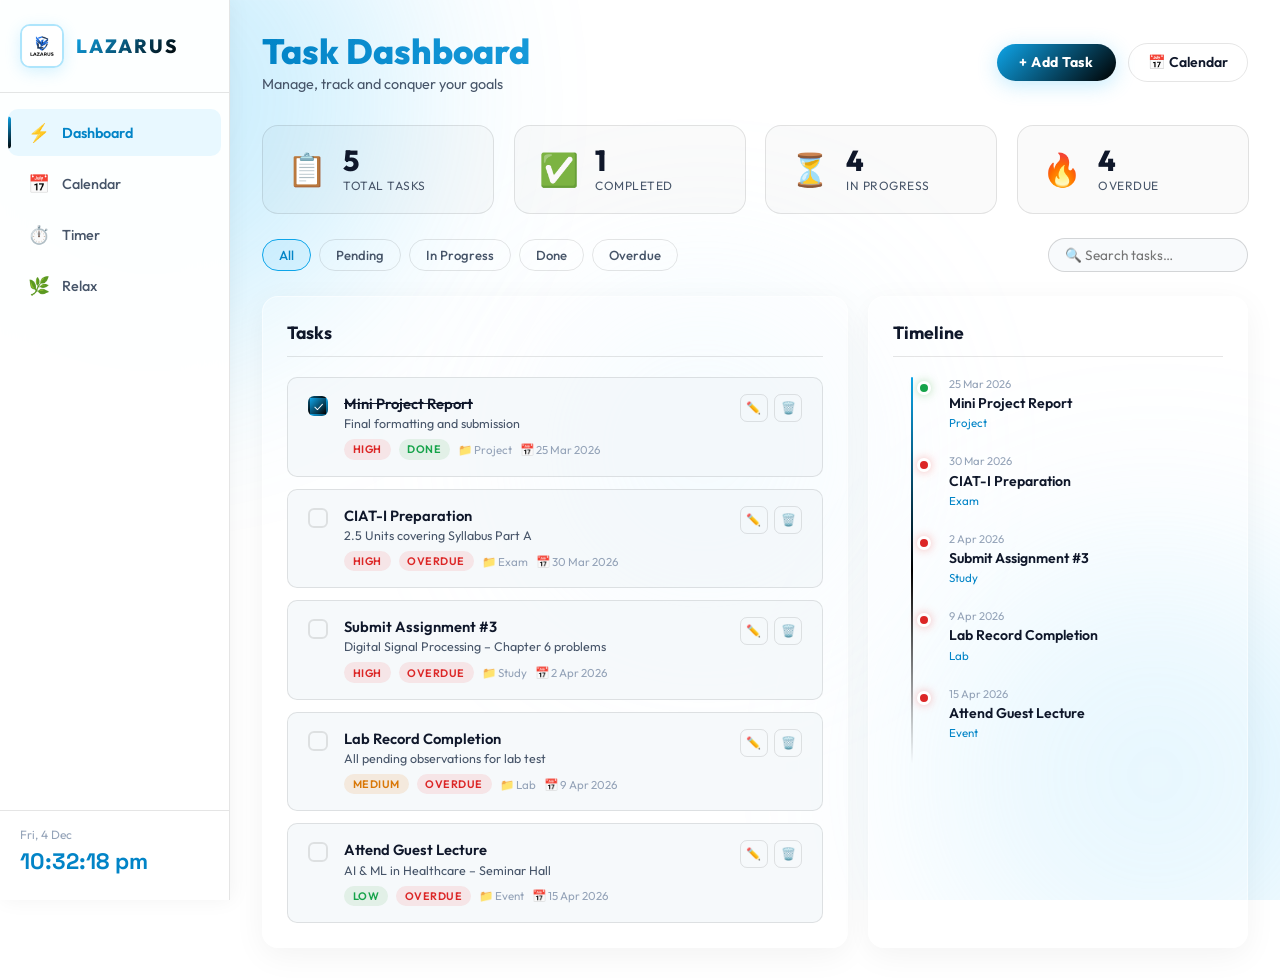
<file: index.html>
<!DOCTYPE html>
<html lang="en">
<head>
  <meta charset="UTF-8" />
  <meta name="viewport" content="width=device-width, initial-scale=1.0"/>
  <title>LAZARUS – Task Manager & Tracker</title>
  <meta name="description" content="LAZARUS – Your personal task manager, timeline tracker, academic calendar, timer and relax hub." />
  <link rel="preconnect" href="https://fonts.googleapis.com" />
  <link href="https://fonts.googleapis.com/css2?family=Outfit:wght@300;400;500;600;700;800&family=Space+Grotesk:wght@300;400;500;600;700&display=swap" rel="stylesheet" />
  <link rel="stylesheet" href="css/style.css" />
  <link rel="icon" href="assets/logo.png" />
  <link rel="apple-touch-icon" sizes="180x180" href="assets/logo.png">
<link rel="icon" type="image/png" sizes="32x32" href="assets/logo.png">
</head>
<body>

  <!-- SVG Gradient Defs (for timer ring) -->
  <svg style="position:absolute;width:0;height:0;overflow:hidden">
    <defs>
      <linearGradient id="ringGrad" x1="0%" y1="0%" x2="100%" y2="100%">
        <stop offset="0%"   stop-color="#0ea5e9"/>
        <stop offset="50%"  stop-color="#0284c7"/>
        <stop offset="100%" stop-color="#000000"/>
      </linearGradient>
    </defs>
  </svg>

  <!-- Animated background -->
  <div class="bg-orbs" id="bgOrbs">
    <div class="orb orb1"></div>
    <div class="orb orb2"></div>
    <div class="orb orb3"></div>
  </div>
  <div class="grid-overlay"></div>

  <!-- ═══════════════════════════════════════════════════════
       SIDEBAR
       ═══════════════════════════════════════════════════════ -->
  <aside class="sidebar" id="sidebar">
    <div class="sidebar-logo">
      <img src="assets/logo.png" alt="LAZARUS Logo" class="logo-img" />
      <span class="logo-text">LAZARUS</span>
    </div>
    <nav class="sidebar-nav">
      <a href="#" class="nav-item active" data-page="dashboard" id="nav-dashboard">
        <span class="nav-icon">⚡</span><span class="nav-label">Dashboard</span>
      </a>
      <a href="#" class="nav-item" data-page="calendar" id="nav-calendar">
        <span class="nav-icon">📅</span><span class="nav-label">Calendar</span>
      </a>
      <a href="#" class="nav-item" data-page="timer" id="nav-timer">
        <span class="nav-icon">⏱️</span><span class="nav-label">Timer</span>
      </a>
      <a href="#" class="nav-item" data-page="relax" id="nav-relax">
        <span class="nav-icon">🌿</span><span class="nav-label">Relax</span>
      </a>
    </nav>
    <div class="sidebar-footer">
      <div class="sidebar-date" id="sidebarDate"></div>
      <div class="sidebar-time" id="sidebarTime"></div>
    </div>
  </aside>

  <!-- ═══════════════════════════════════════════════════════
       PAGE 1 ─ DASHBOARD
       ═══════════════════════════════════════════════════════ -->
  <main class="main-content page-section active" id="page-dashboard">
    <header class="topbar">
      <div class="topbar-left">
        <h1 class="page-title kinetic-text">Task <span>Dashboard</span></h1>
        <p class="page-subtitle">Manage, track and conquer your goals</p>
      </div>
      <div class="topbar-right">
        <button class="btn-primary" id="addTaskBtn">+ Add Task</button>
        <button class="btn-secondary" id="goCalendarBtn">📅 Calendar</button>
      </div>
    </header>

    <!-- Stats -->
    <section class="stats-row reveal" aria-label="Task statistics">
      <div class="stat-card tilt-card"><div class="stat-icon">📋</div><div class="stat-info"><span class="stat-num" id="statTotal">0</span><span class="stat-label">Total Tasks</span></div></div>
      <div class="stat-card tilt-card"><div class="stat-icon">✅</div><div class="stat-info"><span class="stat-num" id="statDone">0</span><span class="stat-label">Completed</span></div></div>
      <div class="stat-card tilt-card"><div class="stat-icon">⏳</div><div class="stat-info"><span class="stat-num" id="statPending">0</span><span class="stat-label">In Progress</span></div></div>
      <div class="stat-card tilt-card"><div class="stat-icon">🔥</div><div class="stat-info"><span class="stat-num" id="statOverdue">0</span><span class="stat-label">Overdue</span></div></div>
    </section>

    <!-- Filters -->
    <div class="filter-bar">
      <button class="filter-btn active" data-filter="all">All</button>
      <button class="filter-btn" data-filter="pending">Pending</button>
      <button class="filter-btn" data-filter="in-progress">In Progress</button>
      <button class="filter-btn" data-filter="done">Done</button>
      <button class="filter-btn" data-filter="overdue">Overdue</button>
      <div class="filter-search"><input type="text" id="searchInput" placeholder="🔍 Search tasks…" /></div>
    </div>

    <!-- Tasks + Timeline -->
    <div class="dash-grid">
      <section class="task-section glass-card reveal">
        <h2 class="section-title">Tasks</h2>
        <div class="task-list" id="taskList"></div>
        <div class="empty-state" id="emptyState" style="display:none">
          <div class="empty-icon">📭</div>
          <p>No tasks yet. Click <strong>+ Add Task</strong> to get started!</p>
        </div>
      </section>
      <section class="timeline-section glass-card reveal">
        <h2 class="section-title">Timeline</h2>
        <div class="timeline" id="timeline"></div>
      </section>
    </div>
  </main>

  <!-- ═══════════════════════════════════════════════════════
       PAGE 2 ─ CALENDAR
       ═══════════════════════════════════════════════════════ -->
  <main class="main-content page-section" id="page-calendar">
    <header class="topbar">
      <div class="topbar-left">
        <h1 class="page-title kinetic-text">Academic <span>Calendar</span></h1>
        <p class="page-subtitle">KPR Institute – Even Semester 2025–2026</p>
      </div>
      <div class="topbar-right">
        <button class="btn-secondary" id="prevMonth">‹ Prev</button>
        <span class="month-label" id="monthLabel"></span>
        <button class="btn-secondary" id="nextMonth">Next ›</button>
      </div>
    </header>

    <div class="cal-summary-strip glass-card reveal">
      <div class="summary-item"><span class="sum-icon">📅</span><span class="sum-num" id="sumWorkingDays">–</span><span class="sum-label">Working Days</span></div>
      <div class="summary-item"><span class="sum-icon">🎉</span><span class="sum-num" id="sumHolidays">–</span><span class="sum-label">Holidays</span></div>
      <div class="summary-item"><span class="sum-icon">🗓️</span><span class="sum-num" id="sumSundays">–</span><span class="sum-label">Sundays</span></div>
      <div class="summary-item"><span class="sum-icon">📊</span><span class="sum-num" id="sumProgress">–%</span><span class="sum-label">Month Progress</span></div>
    </div>

    <div class="cal-layout">
      <section class="cal-section glass-card reveal">
        <div class="cal-header">
          <div class="cal-day-names"><span>Sun</span><span>Mon</span><span>Tue</span><span>Wed</span><span>Thu</span><span>Fri</span><span>Sat</span></div>
        </div>
        <div class="cal-grid" id="calGrid"></div>
        <div class="cal-legend">
          <span class="leg-item"><span class="leg-dot ld-today"></span> Today</span>
          <span class="leg-item"><span class="leg-dot ld-holiday"></span> Holiday</span>
          <span class="leg-item"><span class="leg-dot ld-sunday"></span> Sunday</span>
          <span class="leg-item"><span class="leg-dot ld-working"></span> Working Day</span>
          <span class="leg-item"><span class="leg-dot ld-event"></span> Exam/Event</span>
        </div>
      </section>
      <aside class="cal-aside">
        <div class="cal-info-card glass-card reveal tilt-card">
          <h3>🎉 Holidays This Month</h3>
          <ul class="holiday-list" id="holidayList"></ul>
        </div>
        <div class="cal-info-card glass-card reveal tilt-card">
          <h3>📌 Key Academic Events</h3>
          <ul class="event-list" id="eventList"></ul>
        </div>
      </aside>
    </div>
  </main>

  <!-- ═══════════════════════════════════════════════════════
       PAGE 3 ─ TIMER
       ═══════════════════════════════════════════════════════ -->
  <main class="main-content page-section" id="page-timer">
    <header class="topbar">
      <div class="topbar-left">
        <h1 class="page-title kinetic-text">Focus <span>Timer</span></h1>
        <p class="page-subtitle">Stay focused, stay productive</p>
      </div>
    </header>

    <div class="timer-mode-tabs">
      <button class="mode-tab active" data-mode="pomodoro">🍅 Pomodoro</button>
      <button class="mode-tab" data-mode="countdown">⏬ Countdown</button>
      <button class="mode-tab" data-mode="stopwatch">⏱ Stopwatch</button>
    </div>

    <div class="timer-center reveal">
      <div class="timer-ring-wrapper">
        <svg class="timer-ring" viewBox="0 0 300 300">
          <circle class="ring-bg" cx="150" cy="150" r="130" />
          <circle class="ring-progress" cx="150" cy="150" r="130" id="ringProgress" stroke="url(#ringGrad)" />
        </svg>
        <div class="timer-display">
          <div class="timer-mode-label" id="timerModeLabel">🍅 FOCUS</div>
          <div class="timer-digits" id="timerDigits">25:00</div>
          <div class="timer-session" id="timerSession">Session 1</div>
        </div>
      </div>

      <div class="timer-controls">
        <button class="timer-btn" id="timerReset" title="Reset">↺</button>
        <button class="timer-btn timer-btn-main" id="timerStart">▶</button>
        <button class="timer-btn" id="timerSkip" title="Skip">⏭</button>
      </div>

      <!-- Countdown input -->
      <div class="countdown-input" id="countdownInput" style="display:none">
        <div class="ci-row">
          <div class="ci-field"><input type="number" id="cdHours" min="0" max="99" value="0" /><label>Hours</label></div>
          <span class="ci-sep">:</span>
          <div class="ci-field"><input type="number" id="cdMinutes" min="0" max="59" value="5" /><label>Minutes</label></div>
          <span class="ci-sep">:</span>
          <div class="ci-field"><input type="number" id="cdSeconds" min="0" max="59" value="0" /><label>Seconds</label></div>
        </div>
        <button class="btn-primary" id="setCountdownBtn">Set Timer</button>
      </div>

      <!-- Pomodoro settings -->
      <div class="pomodoro-settings glass-card" id="pomodoroSettings">
        <h3>⚙️ Pomodoro Settings</h3>
        <div class="pomo-row"><label>Focus (min)</label><input type="range" id="focusDur" min="5" max="60" value="25" step="5" /><span id="focusDurVal">25</span></div>
        <div class="pomo-row"><label>Short Break (min)</label><input type="range" id="shortBreak" min="1" max="15" value="5" step="1" /><span id="shortBreakVal">5</span></div>
        <div class="pomo-row"><label>Long Break (min)</label><input type="range" id="longBreak" min="5" max="30" value="15" step="5" /><span id="longBreakVal">15</span></div>
        <div class="pomo-row"><label>Sessions before long break</label><input type="range" id="sessionsCount" min="2" max="8" value="4" step="1" /><span id="sessionsCountVal">4</span></div>
      </div>

      <!-- Laps -->
      <div class="laps-section glass-card" id="lapsSection" style="display:none">
        <h3>🏁 Laps</h3>
        <div class="laps-list" id="lapsList"></div>
        <button class="btn-ghost" id="lapBtn">+ Record Lap</button>
      </div>
    </div>
  </main>

  <!-- ═══════════════════════════════════════════════════════
       PAGE 4 ─ RELAX
       ═══════════════════════════════════════════════════════ -->
  <main class="main-content page-section" id="page-relax">
    <header class="topbar">
      <div class="topbar-left">
        <h1 class="page-title kinetic-text">Relax & <span>Wellness</span></h1>
        <p class="page-subtitle">Take a breath. You deserve it.</p>
      </div>
    </header>

    <section class="relax-grid reveal">
      <div class="activity-card glass-card tilt-card"><div class="activity-icon">🫁</div><h3>Deep Breathing</h3><p>4-7-8 breathing technique to reduce anxiety instantly</p><button class="btn-primary start-activity" data-activity="breathe">Start</button></div>
      <div class="activity-card glass-card tilt-card"><div class="activity-icon">👁️</div><h3>Eye Relaxation</h3><p>20-20-20 rule and palming to relieve eye strain</p><button class="btn-primary start-activity" data-activity="eye">Start</button></div>
      <div class="activity-card glass-card tilt-card"><div class="activity-icon">🧘</div><h3>Desk Stretches</h3><p>Quick stretches to release tension from long sessions</p><button class="btn-primary start-activity" data-activity="stretch">Start</button></div>
      <div class="activity-card glass-card tilt-card"><div class="activity-icon">🌸</div><h3>Mindfulness Pause</h3><p>5-4-3-2-1 grounding technique for sensory awareness</p><button class="btn-primary start-activity" data-activity="mindful">Start</button></div>
      <div class="activity-card glass-card tilt-card"><div class="activity-icon">💆</div><h3>Neck & Shoulder Roll</h3><p>Ease neck stiffness with guided movements</p><button class="btn-primary start-activity" data-activity="neck">Start</button></div>
      <div class="activity-card glass-card tilt-card"><div class="activity-icon">🎯</div><h3>Focus Reset</h3><p>Box breathing to re-center and sharpen concentration</p><button class="btn-primary start-activity" data-activity="focus">Start</button></div>
    </section>
  </main>

  <!-- ═══════════════════════════════════════════════════════
       MODALS
       ═══════════════════════════════════════════════════════ -->

  <!-- Add/Edit Task Modal -->
  <div class="modal-overlay" id="modalOverlay">
    <div class="modal glass-card" id="taskModal">
      <div class="modal-header">
        <h3 id="modalTitle">Add New Task</h3>
        <button class="modal-close" id="modalClose">✕</button>
      </div>
      <form id="taskForm">
        <div class="form-group"><label for="taskName">Task Name</label><input type="text" id="taskName" placeholder="Enter task name…" required /></div>
        <div class="form-group"><label for="taskDesc">Description</label><textarea id="taskDesc" placeholder="Brief description…" rows="3"></textarea></div>
        <div class="form-row">
          <div class="form-group"><label for="taskDate">Due Date</label><input type="date" id="taskDate" required /></div>
          <div class="form-group"><label for="taskPriority">Priority</label><select id="taskPriority"><option value="low">🟢 Low</option><option value="medium" selected>🟡 Medium</option><option value="high">🔴 High</option></select></div>
        </div>
        <div class="form-group"><label for="taskStatus">Status</label><select id="taskStatus"><option value="pending">⏳ Pending</option><option value="in-progress">🔄 In Progress</option><option value="done">✅ Done</option></select></div>
        <div class="form-group"><label for="taskCategory">Category</label><input type="text" id="taskCategory" placeholder="e.g. Study, Project, Personal…" /></div>
        <div class="modal-actions">
          <button type="button" class="btn-ghost" id="cancelBtn">Cancel</button>
          <button type="submit" class="btn-primary" id="saveTaskBtn">Save Task</button>
        </div>
      </form>
    </div>
  </div>

  <!-- Relax Activity Modal -->
  <div class="relax-overlay" id="relaxOverlay" style="display:none">
    <div class="relax-modal glass-card" id="relaxModal">
      <button class="modal-close" id="relaxClose">✕</button>
      <div class="relax-header">
        <div class="relax-icon-big" id="relaxIconBig"></div>
        <h2 id="relaxTitle"></h2>
        <p id="relaxSubtitle"></p>
      </div>
      <div class="relax-anim-area" id="relaxAnimArea">
        <div class="breath-circle" id="breathCircle" style="display:none">
          <div class="breath-ring"></div>
          <div class="breath-text" id="breathText">Ready</div>
        </div>
        <div class="eye-exercise" id="eyeExercise" style="display:none">
          <div class="eye-target" id="eyeTarget">👁️</div>
        </div>
        <div class="generic-anim" id="genericAnim" style="display:none">
          <div class="pulse-dot"></div>
        </div>
      </div>
      <div class="step-display">
        <div class="step-progress-bar"><div class="step-progress-fill" id="stepFill"></div></div>
        <div class="step-counter" id="stepCounter">Step 1 of 5</div>
        <div class="step-instruction" id="stepInstruction"></div>
        <div class="step-duration" id="stepDuration"></div>
      </div>
      <div class="relax-nav">
        <button class="btn-ghost" id="prevStep" disabled>‹ Prev</button>
        <button class="btn-primary" id="nextStep">Next ›</button>
      </div>
    </div>
  </div>

  <!-- Single unified JavaScript -->
  <script src="js/app.js"></script>
</body>
</html>
</file>
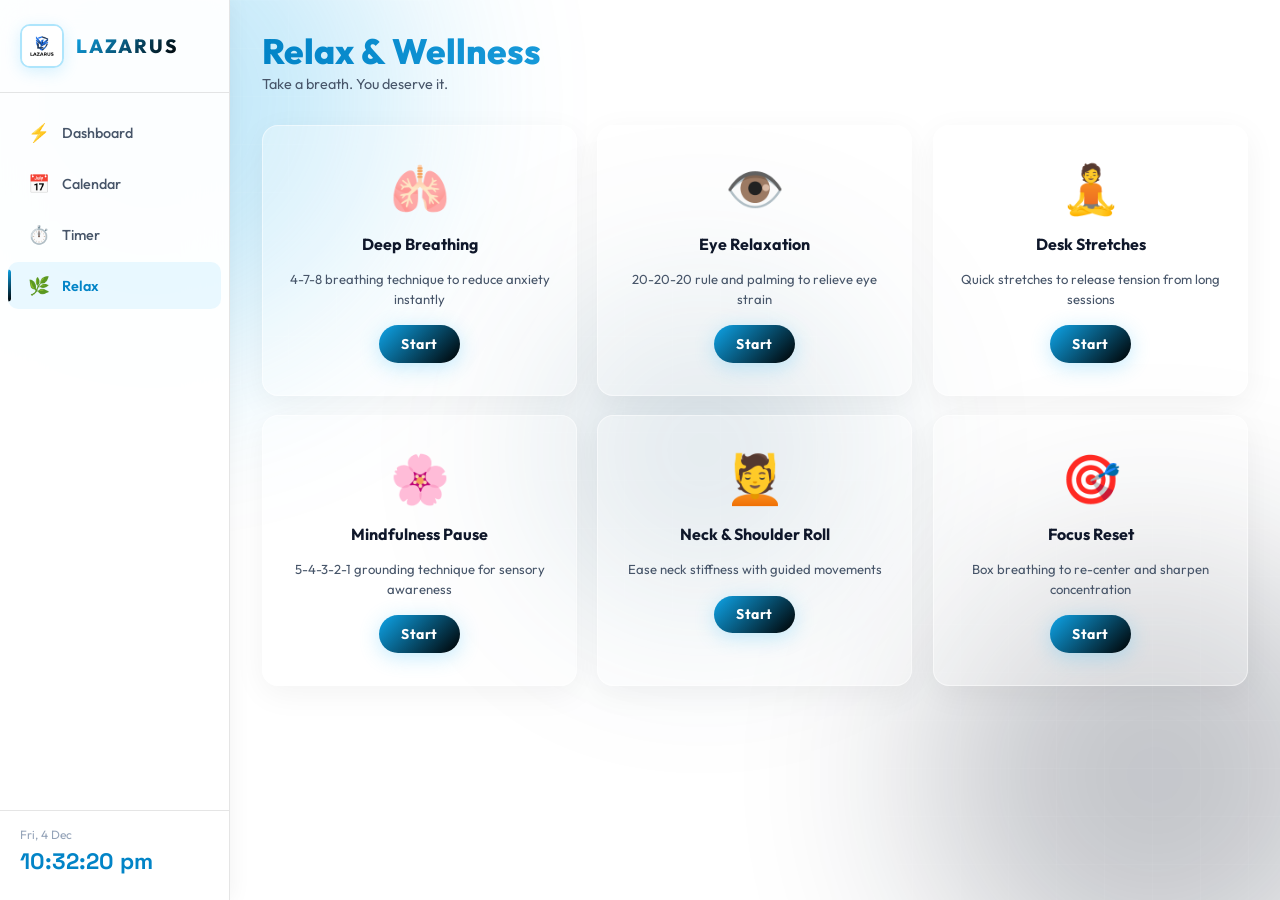
<file: relax.html>
<!DOCTYPE html>
<html lang="en">
<head>
  <meta charset="UTF-8">
  <meta http-equiv="refresh" content="0; url=index.html">
  <title>Redirecting to LAZARUS...</title>
  <script>
    // Automatically redirect and trigger the "Relax" tab selection via localStorage or hash
    window.location.href = "index.html#relax";
  </script>
</head>
<body>
  <p>Redirecting to the new LAZARUS app...</p>
</body>
</html>
</file>
<file: css/style.css>
/* ============================================================
   LAZARUS – Master Stylesheet
   Design: Dark neon-tech with glassmorphism + animations
   ============================================================ */

/* ------------ Google Fonts & CSS Reset ------------ */
*, *::before, *::after { box-sizing: border-box; margin: 0; padding: 0; }

:root {
  /* Color Palette – White Background, Black Text, Blue Accents */
  --bg-deep:       #ffffff;
  --bg-mid:        #f1f5f9;
  --bg-card:       rgba(0,0,0,0.02);
  --bg-card-hover: rgba(0,0,0,0.05);
  --border:        rgba(0,0,0,0.1);
  --border-glow:   rgba(14,165,233,0.4);

  --sky:    #0ea5e9;
  --sky-dark: #0284c7;
  --orange: #000000;
  --orange-light: #333333;
  --orange-dark: #000000;
  --blue:   #38bdf8;
  --green:  #16a34a;
  --red:    #dc2626;
  --amber:  #d97706;
  --purple: #7c3aed;
  --pink:   #db2777;

  --text-primary:   #0f172a;
  --text-secondary: #475569;
  --text-muted:     #94a3b8;

  /* Gradient */
  --grad-main:  linear-gradient(135deg, var(--sky) 0%, #000000 100%);
  --grad-warm:  linear-gradient(135deg, #000000, var(--sky));
  --grad-cool:  linear-gradient(135deg, var(--sky), var(--blue));

  /* Sidebar */
  --sidebar-w: 230px;

  /* Typography */
  --font-main: 'Outfit', sans-serif;
  --font-mono: 'Space Grotesk', monospace;

  /* Spacing */
  --gap: 1.25rem;
  --radius: 16px;
  --radius-sm: 10px;
  --radius-lg: 24px;

  /* Transition */
  --tr: 0.3s cubic-bezier(0.4, 0, 0.2, 1);
}

html { scroll-behavior: smooth; }

body {
  font-family: var(--font-main);
  background: var(--bg-deep);
  color: var(--text-primary);
  min-height: 100vh;
  display: flex;
  overflow-x: hidden;
  
  
}

/* ============================================================
   ANIMATED BACKGROUND
   ============================================================ */
.bg-orbs {
  position: fixed;
  inset: 0;
  pointer-events: none;
  z-index: 0;
  overflow: hidden;
}

.orb {
  position: absolute;
  border-radius: 50%;
  filter: blur(100px);
  opacity: 0.25;
  animation: drift 18s ease-in-out infinite;
}

.orb1 {
  width: 500px; height: 500px;
  background: #38bdf8;
  top: -150px; left: -100px;
  animation-delay: 0s;
}
.orb2 {
  width: 450px; height: 450px;
  background: #7dd3fc;
  bottom: -100px; right: -100px;
  animation-delay: -6s;
}
.orb3 {
  width: 300px; height: 300px;
  background: #bae6fd;
  top: 50%; left: 55%;
  transform: translate(-50%, -50%);
  animation-delay: -12s;
}

@keyframes drift {
  0%,100% { transform: translate(0,0) scale(1); }
  33%      { transform: translate(40px,-30px) scale(1.05); }
  66%      { transform: translate(-30px,40px) scale(0.95); }
}

/* Relax page soft orbs */
.page-relax .orb1 { background: #0ea5e9; }
.page-relax .orb2 { background: #0f172a; }
.page-relax .orb3 { background: #0c4a6e; opacity:0.2; }

.grid-overlay {
  position: fixed;
  inset: 0;
  z-index: 0;
  pointer-events: none;
  background-image:
    linear-gradient(rgba(255,255,255,0.03) 1px, transparent 1px),
    linear-gradient(90deg, rgba(255,255,255,0.03) 1px, transparent 1px);
  background-size: 48px 48px;
}

/* ============================================================
   SIDEBAR
   ============================================================ */
.sidebar {
  position: fixed;
  left: 0; top: 0; bottom: 0;
  width: var(--sidebar-w);
  background: rgba(255,255,255,0.95);
  backdrop-filter: blur(20px);
  border-right: 1px solid rgba(0,0,0,0.1);
  display: flex;
  flex-direction: column;
  z-index: 100;
  padding: 1.5rem 0;
  transition: var(--tr);
  box-shadow: 2px 0 20px rgba(0,0,0,0.05);
}

.sidebar-logo {
  display: flex;
  align-items: center;
  gap: 0.75rem;
  padding: 0 1.25rem 1.5rem;
  border-bottom: 1px solid var(--border);
}

.logo-img {
  width: 44px; height: 44px;
  border-radius: 10px;
  object-fit: cover;
  border: 2px solid rgba(56,189,248,0.4);
  box-shadow: 0 4px 15px rgba(56,189,248,0.2);
  transition: var(--tr);
}
.logo-img:hover { box-shadow: 0 4px 25px rgba(56,189,248,0.4); transform: scale(1.05); }

.logo-text {
  font-weight: 800;
  font-size: 1.2rem;
  background: var(--grad-main);
  -webkit-background-clip: text;
  -webkit-text-fill-color: transparent;
  background-clip: text;
  letter-spacing: 2px;
}

.sidebar-nav {
  flex: 1;
  padding: 1rem 0;
  display: flex;
  flex-direction: column;
  gap: 0.25rem;
}

.nav-item {
  display: flex;
  align-items: center;
  gap: 0.75rem;
  padding: 0.75rem 1.25rem;
  color: var(--text-secondary);
  text-decoration: none;
  border-radius: var(--radius-sm);
  margin: 0 0.5rem;
  font-weight: 500;
  font-size: 0.9rem;
  transition: var(--tr);
  position: relative;
  overflow: hidden;
}

.nav-item::before {
  content: '';
  position: absolute;
  left: 0; top: 50%;
  transform: translateY(-50%);
  width: 3px; height: 0;
  background: var(--grad-main);
  border-radius: 0 3px 3px 0;
  transition: var(--tr);
}

.nav-item:hover {
  color: var(--text-primary);
  background: rgba(56,189,248,0.06);
}
.nav-item:hover::before { height: 60%; }

.nav-item.active {
  color: var(--sky-dark);
  background: rgba(56,189,248,0.1);
  font-weight: 600;
}
.nav-item.active::before { height: 70%; }

.nav-icon { font-size: 1.1rem; }
.nav-label { font-size: 0.9rem; }

.sidebar-footer {
  padding: 1rem 1.25rem 0;
  border-top: 1px solid var(--border);
  font-size: 0.75rem;
  color: var(--text-muted);
}
.sidebar-time {
  font-size: 1.4rem;
  font-weight: 700;
  color: var(--sky-dark);
  font-family: var(--font-mono);
  margin-top: 0.3rem;
}

/* ============================================================
   MAIN CONTENT
   ============================================================ */
.main-content {
  margin-left: var(--sidebar-w);
  flex: 1;
  padding: 2rem;
  position: relative;
  z-index: 1;
  min-height: 100vh;
  overflow-y: auto;
}

.topbar {
  display: flex;
  align-items: center;
  justify-content: space-between;
  flex-wrap: wrap;
  gap: 1rem;
  margin-bottom: 2rem;
  animation: slideDown 0.5s ease forwards;
}

@keyframes slideDown {
  from { opacity:0; transform:translateY(-20px); }
  to   { opacity:1; transform:translateY(0); }
}

.page-title {
  font-size: 2.2rem;
  font-weight: 800;
  line-height: 1.1;
}
.gradient-text {
  background: var(--grad-main);
  -webkit-background-clip: text;
  -webkit-text-fill-color: transparent;
  background-clip: text;
}
.page-subtitle { color: var(--text-secondary); font-size: 0.9rem; margin-top: 0.25rem; }

.topbar-right { display: flex; align-items: center; gap: 0.75rem; flex-wrap: wrap; }

/* ============================================================
   GLASS CARD
   ============================================================ */
.glass-card {
  background: var(--bg-card);
  border: 1px solid var(--border);
  border-radius: var(--radius);
  backdrop-filter: blur(20px);
  -webkit-backdrop-filter: blur(20px);
  transition: var(--tr);
  animation: fadeUp 0.5s ease forwards;
  box-shadow: 0 4px 24px rgba(0,0,0,0.06);
}
.glass-card:hover { border-color: rgba(14,165,233,0.25); box-shadow: 0 8px 32px rgba(14,165,233,0.1); }

@keyframes fadeUp {
  from { opacity:0; transform:translateY(24px); }
  to   { opacity:1; transform:translateY(0); }
}

/* ============================================================
   BUTTONS
   ============================================================ */
.btn-primary {
  background: var(--grad-main);
  color: #ffffff;
  font-weight: 700;
  font-size: 0.88rem;
  padding: 0.6rem 1.4rem;
  border: none;
  border-radius: 50px;
  cursor: pointer;
  transition: var(--tr);
  font-family: var(--font-main);
  letter-spacing: 0.5px;
  box-shadow: 0 4px 20px rgba(56,189,248,0.3);
}
.btn-primary:hover { transform: translateY(-2px); box-shadow: 0 8px 30px rgba(0,0,0,0.35); }
.btn-primary:active { transform: translateY(0); }

.btn-secondary {
  background: transparent;
  color: var(--text-primary);
  font-weight: 600;
  font-size: 0.88rem;
  padding: 0.6rem 1.2rem;
  border: 1px solid var(--border);
  border-radius: 50px;
  cursor: pointer;
  transition: var(--tr);
  font-family: var(--font-main);
  text-decoration: none;
  display: inline-flex;
  align-items: center;
  gap: 0.4rem;
}
.btn-secondary:hover { border-color: var(--sky); color: var(--sky-dark); background: rgba(56,189,248,0.08); }

.btn-ghost {
  background: transparent;
  color: var(--text-secondary);
  font-weight: 500;
  font-size: 0.88rem;
  padding: 0.6rem 1.2rem;
  border: 1px solid var(--border);
  border-radius: 50px;
  cursor: pointer;
  transition: var(--tr);
  font-family: var(--font-main);
}
.btn-ghost:hover { color: var(--text-primary); background: var(--bg-card-hover); }
.btn-ghost:disabled { opacity: 0.4; cursor: not-allowed; }

/* ============================================================
   STATS ROW (Dashboard)
   ============================================================ */
.stats-row {
  display: grid;
  grid-template-columns: repeat(4, 1fr);
  gap: var(--gap);
  margin-bottom: 1.5rem;
  animation: fadeUp 0.5s 0.1s ease both;
}

.stat-card {
  display: flex;
  align-items: center;
  gap: 1rem;
  padding: 1.25rem 1.5rem;
  border-radius: var(--radius);
  background: var(--bg-card);
  border: 1px solid var(--border);
  backdrop-filter: blur(20px);
  position: relative;
  overflow: hidden;
  cursor: default;
  transition: var(--tr);
}
.stat-card:hover { transform: translateY(-3px); border-color: var(--border-glow); box-shadow: 0 8px 24px rgba(56,189,248,0.12); }
.stat-card::after {
  content:'';
  position:absolute;
  inset:0;
  background: var(--grad-main);
  opacity: 0;
  transition: var(--tr);
  border-radius: var(--radius);
}
.stat-card:hover::after { opacity: 0.04; }

.stat-icon { font-size: 2rem; }
.stat-num { display: block; font-size: 1.8rem; font-weight: 800; color: var(--text-primary); line-height: 1; }
.stat-label { display: block; font-size: 0.75rem; color: var(--text-secondary); margin-top: 0.2rem; text-transform: uppercase; letter-spacing: 0.5px; }

/* ============================================================
   FILTER BAR
   ============================================================ */
.filter-bar {
  display: flex;
  align-items: center;
  gap: 0.5rem;
  margin-bottom: 1.5rem;
  flex-wrap: wrap;
  animation: fadeUp 0.5s 0.15s ease both;
}
.filter-btn {
  padding: 0.45rem 1rem;
  border-radius: 50px;
  border: 1px solid var(--border);
  background: transparent;
  color: var(--text-secondary);
  font-size: 0.82rem;
  font-weight: 500;
  cursor: pointer;
  transition: var(--tr);
  font-family: var(--font-main);
}
.filter-btn.active, .filter-btn:hover { border-color: var(--sky); color: var(--sky-dark); background: rgba(56,189,248,0.1); }
.filter-search { margin-left: auto; }
.filter-search input {
  background: #f8fafc;
  border: 1px solid rgba(0,0,0,0.15);
  border-radius: 50px;
  color: var(--text-primary);
  padding: 0.45rem 1rem;
  font-size: 0.85rem;
  font-family: var(--font-main);
  outline: none;
  transition: var(--tr);
  width: 200px;
}
.filter-search input:focus { border-color: var(--sky); box-shadow: 0 0 0 3px rgba(56,189,248,0.15); }

/* ============================================================
   DASH GRID
   ============================================================ */
.dash-grid {
  display: grid;
  grid-template-columns: 1fr 380px;
  gap: var(--gap);
  animation: fadeUp 0.5s 0.2s ease both;
}

.section-title {
  font-size: 1.1rem;
  font-weight: 700;
  color: var(--text-primary);
  margin-bottom: 1.25rem;
  padding-bottom: 0.75rem;
  border-bottom: 1px solid var(--border);
}

.task-section, .timeline-section { padding: 1.5rem; }

/* ============================================================
   TASK LIST
   ============================================================ */
.task-list { display: flex; flex-direction: column; gap: 0.75rem; }

.task-item {
  display: flex;
  align-items: flex-start;
  gap: 1rem;
  padding: 1rem 1.25rem;
  border-radius: var(--radius-sm);
  background: rgba(241,245,249,0.6);
  border: 1px solid var(--border);
  transition: var(--tr);
  animation: fadeUp 0.4s ease both;
  cursor: pointer;
}
.task-item:hover { background: var(--bg-card-hover); border-color: rgba(56,189,248,0.2); transform: translateX(4px); }
.task-item.done { opacity: 0.5; }
.task-item.done .task-name { text-decoration: line-through; }

.task-checkbox {
  width: 20px; height: 20px;
  border-radius: 6px;
  border: 2px solid var(--border);
  display: flex; align-items: center; justify-content: center;
  font-size: 0.75rem;
  flex-shrink: 0;
  margin-top: 2px;
  cursor: pointer;
  transition: var(--tr);
}
.task-checkbox.checked { background: var(--grad-main); border-color: transparent; color: #fff; }

.task-body { flex: 1; min-width: 0; }
.task-name { font-weight: 600; font-size: 0.92rem; color: var(--text-primary); }
.task-desc { font-size: 0.78rem; color: var(--text-secondary); margin-top: 0.2rem; overflow: hidden; text-overflow: ellipsis; white-space: nowrap; }
.task-meta { display: flex; gap: 0.5rem; align-items: center; margin-top: 0.5rem; flex-wrap: wrap; }

.task-tag {
  font-size: 0.68rem;
  padding: 0.2rem 0.55rem;
  border-radius: 20px;
  font-weight: 600;
  text-transform: uppercase;
  letter-spacing: 0.5px;
}
.tag-low    { background: rgba(76,175,80,0.12); color: var(--green); }
.tag-medium { background: rgba(217,119,6,0.12);  color: var(--amber); }
.tag-high   { background: rgba(239,83,80,0.12);  color: var(--red); }
.tag-pending  { background: rgba(33,150,243,0.12); color: var(--blue); }
.tag-in-progress { background: rgba(124,58,237,0.12); color: var(--purple); }
.tag-done     { background: rgba(76,175,80,0.12); color: var(--green); }
.tag-overdue  { background: rgba(239,83,80,0.12); color: var(--red); }

.task-date { font-size: 0.72rem; color: var(--text-muted); }

.task-actions { display: flex; gap: 0.4rem; flex-shrink: 0; }
.task-action-btn {
  width: 28px; height: 28px;
  border-radius: 7px;
  border: 1px solid var(--border);
  background: transparent;
  cursor: pointer;
  font-size: 0.75rem;
  display: flex; align-items: center; justify-content: center;
  transition: var(--tr);
  color: var(--text-secondary);
}
.task-action-btn:hover { background: rgba(56,189,248,0.1); color: var(--sky-dark); border-color: var(--sky); }

.empty-state {
  text-align: center;
  padding: 3rem 1rem;
  color: var(--text-secondary);
}
.empty-icon { font-size: 3rem; margin-bottom: 0.75rem; }

/* ============================================================
   TIMELINE
   ============================================================ */
.timeline { position: relative; padding-left: 1rem; }
.timeline::before {
  content:'';
  position: absolute;
  left: 1.15rem;
  top: 0; bottom: 0;
  width: 2px;
  background: linear-gradient(to bottom, var(--sky), var(--orange), transparent);
  border-radius: 2px;
}

.tl-item {
  position: relative;
  padding: 0 0 1.5rem 2.5rem;
  animation: fadeUp 0.4s ease both;
}
.tl-dot {
  position: absolute;
  left: 0.5rem;
  top: 4px;
  width: 14px; height: 14px;
  border-radius: 50%;
  background: var(--sky);
  border: 3px solid #ffffff;
  box-shadow: 0 0 10px rgba(56,189,248,0.4);
  transition: var(--tr);
}
.tl-item.done .tl-dot { background: var(--green); box-shadow: 0 0 10px rgba(76,175,80,0.4); }
.tl-item.overdue .tl-dot { background: var(--red); box-shadow: 0 0 10px rgba(239,83,80,0.4); animation: pulse-red 1.5s infinite; }

@keyframes pulse-red {
  0%,100% { box-shadow: 0 0 10px rgba(239,83,80,0.4); }
  50%      { box-shadow: 0 0 20px rgba(239,83,80,0.6); }
}

.tl-date { font-size: 0.7rem; color: var(--text-muted); margin-bottom: 0.2rem; }
.tl-name { font-size: 0.88rem; font-weight: 600; color: var(--text-primary); }
.tl-cat  { font-size: 0.72rem; color: var(--sky-dark); margin-top: 0.2rem; }

/* ============================================================
   MODAL
   ============================================================ */
.modal-overlay {
  position: fixed;
  inset: 0;
  background: rgba(0,0,0,0.8);
  backdrop-filter: blur(8px);
  z-index: 200;
  display: none;
  align-items: center;
  justify-content: center;
  animation: fadeIn 0.3s ease;
}
.modal-overlay.open { display: flex; }

@keyframes fadeIn { from{opacity:0} to{opacity:1} }

.modal {
  width: 90%;
  max-width: 480px;
  padding: 2rem;
  border-radius: var(--radius-lg);
  animation: scaleIn 0.3s ease;
  max-height: 90vh;
  overflow-y: auto;
}
@keyframes scaleIn {
  from { opacity:0; transform: scale(0.9); }
  to   { opacity:1; transform: scale(1); }
}

.modal-header {
  display: flex; align-items: center; justify-content: space-between;
  margin-bottom: 1.5rem;
}
.modal-header h3 { font-size: 1.2rem; font-weight: 700; }
.modal-close {
  width: 32px; height: 32px;
  border-radius: 8px;
  border: 1px solid var(--border);
  background: transparent;
  color: var(--text-secondary);
  cursor: pointer;
  font-size: 0.9rem;
  display: flex; align-items: center; justify-content: center;
  transition: var(--tr);
}
.modal-close:hover { background: rgba(239,83,80,0.1); color: var(--red); border-color: var(--red); }

.form-group { margin-bottom: 1rem; }
.form-row { display: grid; grid-template-columns: 1fr 1fr; gap: 1rem; }
.form-group label { display: block; font-size: 0.8rem; color: var(--text-secondary); margin-bottom: 0.4rem; font-weight: 500; }
.form-group input,
.form-group textarea,
.form-group select {
  width: 100%;
  background: #f8fafc;
  border: 1px solid rgba(0,0,0,0.15);
  border-radius: var(--radius-sm);
  color: #0f172a;
  padding: 0.65rem 0.9rem;
  font-size: 0.88rem;
  font-family: var(--font-main);
  outline: none;
  transition: var(--tr);
  resize: vertical;
}
.form-group input:focus,
.form-group textarea:focus,
.form-group select:focus {
  border-color: var(--sky);
  box-shadow: 0 0 0 3px rgba(56,189,248,0.15);
}
.form-group select option { background: #ffffff; }

.modal-actions { display: flex; gap: 0.75rem; justify-content: flex-end; margin-top: 1.5rem; }

/* ============================================================
   CALENDAR PAGE
   ============================================================ */
.cal-summary-strip {
  display: grid;
  grid-template-columns: repeat(4, 1fr);
  gap: var(--gap);
  padding: 1.5rem;
  margin-bottom: 1.5rem;
  animation: fadeUp 0.5s 0.1s ease both;
}

.summary-item {
  display: flex;
  flex-direction: column;
  align-items: center;
  gap: 0.25rem;
  text-align: center;
}
.sum-icon  { font-size: 1.5rem; }
.sum-num   { font-size: 2rem; font-weight: 800; color: var(--sky-dark); font-family: var(--font-mono); }
.sum-label { font-size: 0.75rem; color: var(--text-secondary); text-transform: uppercase; letter-spacing: 0.5px; }

.month-label { font-size: 1rem; font-weight: 700; color: var(--text-primary); padding: 0 0.5rem; min-width: 160px; text-align: center; }

.cal-layout {
  display: grid;
  grid-template-columns: 1fr 310px;
  gap: var(--gap);
  animation: fadeUp 0.5s 0.2s ease both;
}

.cal-section { padding: 1.5rem; }

.cal-day-names {
  display: grid;
  grid-template-columns: repeat(7, 1fr);
  text-align: center;
  margin-bottom: 0.75rem;
}
.cal-day-names span { font-size: 0.75rem; font-weight: 600; color: var(--text-muted); text-transform: uppercase; letter-spacing: 0.5px; padding: 0.5rem 0; }

.cal-grid {
  display: grid;
  grid-template-columns: repeat(7, 1fr);
  gap: 4px;
}

.cal-cell {
  aspect-ratio: 1;
  border-radius: 10px;
  display: flex;
  flex-direction: column;
  align-items: center;
  justify-content: center;
  font-size: 0.88rem;
  font-weight: 500;
  cursor: pointer;
  transition: var(--tr);
  position: relative;
  border: 1px solid transparent;
  color: var(--text-primary);
}
.cal-cell:hover { background: var(--bg-card-hover); border-color: var(--border); }
.cal-cell.empty { cursor: default; }
.cal-cell.today {
  background: rgba(56,189,248,0.15);
  border-color: var(--sky);
  color: var(--sky-dark);
  font-weight: 800;
  box-shadow: 0 0 15px rgba(56,189,248,0.2);
}
.cal-cell.holiday { color: var(--red); background: rgba(239,83,80,0.08); }
.cal-cell.sunday  { color: var(--text-muted); opacity: 0.6; }
.cal-cell.exam-event { border-color: var(--orange); background: rgba(0,0,0,0.08); }

.cal-cell .cell-dot {
  width: 4px; height: 4px;
  border-radius: 50%;
  position: absolute;
  bottom: 6px;
  background: var(--sky);
}
.cal-cell.holiday .cell-dot { background: var(--red); }
.cal-cell.exam-event .cell-dot { background: var(--orange); }

.cal-legend {
  display: flex;
  gap: 1rem;
  flex-wrap: wrap;
  margin-top: 1rem;
  padding-top: 1rem;
  border-top: 1px solid var(--border);
}
.leg-item { display: flex; align-items: center; gap: 0.4rem; font-size: 0.75rem; color: var(--text-secondary); }
.leg-dot { width: 10px; height: 10px; border-radius: 50%; }
.ld-today   { background: var(--sky); }
.ld-holiday { background: var(--red); }
.ld-sunday  { background: var(--text-muted); }
.ld-working { background: var(--green); }
.ld-event   { background: var(--orange); }

.cal-aside { display: flex; flex-direction: column; gap: var(--gap); }

.cal-info-card {
  padding: 1.25rem;
}

.cal-info-card h3 {
  font-size: 0.95rem;
  font-weight: 700;
  margin-bottom: 1rem;
  padding-bottom: 0.5rem;
  border-bottom: 1px solid var(--border);
}

.holiday-list, .event-list {
  list-style: none;
  display: flex;
  flex-direction: column;
  gap: 0.6rem;
}

.holiday-list li, .event-list li {
  display: flex;
  align-items: flex-start;
  gap: 0.6rem;
  font-size: 0.8rem;
}
.hol-date { color: var(--sky-dark); font-weight: 600; min-width: 70px; font-family: var(--font-mono); font-size: 0.72rem; }
.hol-name { color: var(--text-secondary); }
.evt-date { color: var(--orange-dark); font-weight: 600; min-width: 70px; font-family: var(--font-mono); font-size: 0.72rem; }
.evt-name { color: var(--text-secondary); }

/* ============================================================
   TIMER PAGE
   ============================================================ */
.timer-mode-tabs {
  display: flex;
  gap: 0.5rem;
  margin-bottom: 2rem;
  animation: fadeUp 0.5s 0.1s ease both;
}
.mode-tab {
  padding: 0.65rem 1.5rem;
  border-radius: 50px;
  border: 1px solid var(--border);
  background: transparent;
  color: var(--text-secondary);
  font-size: 0.9rem;
  font-weight: 600;
  cursor: pointer;
  transition: var(--tr);
  font-family: var(--font-main);
}
.mode-tab.active, .mode-tab:hover {
  background: rgba(56,189,248,0.12);
  border-color: var(--sky);
  color: var(--sky-dark);
}

.timer-center {
  display: flex;
  flex-direction: column;
  align-items: center;
  gap: 2rem;
  animation: fadeUp 0.5s 0.2s ease both;
}

.timer-ring-wrapper {
  position: relative;
  width: 300px;
  height: 300px;
}

.timer-ring { width: 100%; height: 100%; transform: rotate(-90deg); }
.ring-bg {
  fill: none;
  stroke: rgba(56,189,248,0.1);
  stroke-width: 8;
}
.ring-progress {
  fill: none;
  stroke: url(#ringGrad);
  stroke-width: 8;
  stroke-linecap: round;
  stroke-dasharray: 816.8;
  stroke-dashoffset: 0;
  transition: stroke-dashoffset 1s linear;
  filter: drop-shadow(0 0 8px rgba(56,189,248,0.4));
}

.timer-display {
  position: absolute;
  inset: 0;
  display: flex;
  flex-direction: column;
  align-items: center;
  justify-content: center;
}
.timer-mode-label { font-size: 0.7rem; letter-spacing: 3px; text-transform: uppercase; color: var(--sky-dark); font-weight: 700; }
.timer-digits {
  font-size: 3.5rem;
  font-weight: 800;
  font-family: var(--font-mono);
  color: var(--text-primary);
  line-height: 1;
  margin: 0.3rem 0;
  letter-spacing: -1px;
}
.timer-session { font-size: 0.75rem; color: var(--text-secondary); }

.timer-controls {
  display: flex;
  align-items: center;
  gap: 1rem;
}
.timer-btn {
  width: 52px; height: 52px;
  border-radius: 50%;
  border: 1px solid var(--border);
  background: transparent;
  color: var(--text-primary);
  font-size: 1.1rem;
  cursor: pointer;
  display: flex; align-items: center; justify-content: center;
  transition: var(--tr);
}
.timer-btn:hover { background: var(--bg-card-hover); border-color: var(--border-glow); }
.timer-btn-main {
  width: 68px; height: 68px;
  font-size: 1.5rem;
  background: var(--grad-main);
  border-color: transparent;
  color: #ffffff;
  font-weight: 700;
  box-shadow: 0 4px 20px rgba(56,189,248,0.3);
}
.timer-btn-main:hover { transform: scale(1.05); box-shadow: 0 8px 30px rgba(0,0,0,0.4); background: var(--grad-main); }

.pomodoro-settings {
  width: 100%;
  max-width: 480px;
  padding: 1.5rem;
}
.pomodoro-settings h3 { font-size: 1rem; font-weight: 700; margin-bottom: 1rem; }
.pomo-row {
  display: flex;
  align-items: center;
  gap: 1rem;
  margin-bottom: 0.75rem;
  font-size: 0.85rem;
}
.pomo-row label { min-width: 170px; color: var(--text-secondary); }
.pomo-row input[type=range] { flex: 1; accent-color: var(--sky); }
.pomo-row span { min-width: 28px; text-align: right; color: var(--sky-dark); font-weight: 700; font-family: var(--font-mono); }

.countdown-input { width: 100%; max-width: 360px; text-align: center; }
.ci-row { display: flex; align-items: center; justify-content: center; gap: 0.75rem; margin-bottom: 1.5rem; }
.ci-field { display: flex; flex-direction: column; align-items: center; gap: 0.4rem; }
.ci-field input {
  width: 72px; height: 64px;
  border-radius: 12px;
  border: 1px solid var(--border);
  background: var(--bg-card);
  color: var(--text-primary);
  font-size: 1.6rem;
  font-weight: 700;
  font-family: var(--font-mono);
  text-align: center;
  outline: none;
  transition: var(--tr);
}
.ci-field input:focus { border-color: var(--sky); box-shadow: 0 0 0 3px rgba(56,189,248,0.15); }
.ci-field label { font-size: 0.7rem; color: var(--text-muted); text-transform: uppercase; letter-spacing: 0.5px; }
.ci-sep { font-size: 2rem; font-weight: 700; color: var(--text-muted); margin-top: -1rem; }

.laps-section { width: 100%; max-width: 400px; padding: 1.25rem; }
.laps-section h3 { font-size: 0.95rem; font-weight: 700; margin-bottom: 0.75rem; }
.laps-list { display: flex; flex-direction: column; gap: 0.4rem; max-height: 200px; overflow-y: auto; margin-bottom: 0.75rem; }
.lap-entry {
  display: flex; align-items: center; justify-content: space-between;
  padding: 0.5rem 0.75rem;
  border-radius: 8px;
  background: rgba(255,255,255,0.03);
  border: 1px solid var(--border);
  font-size: 0.82rem;
  font-family: var(--font-mono);
}
.lap-num { color: var(--text-muted); }
.lap-time { color: var(--sky-dark); font-weight: 700; }

/* ============================================================
   RELAX PAGE
   ============================================================ */
.relax-grid {
  display: grid;
  grid-template-columns: repeat(3, 1fr);
  gap: var(--gap);
  animation: fadeUp 0.5s 0.1s ease both;
}

.activity-card {
  padding: 2rem 1.5rem;
  text-align: center;
  cursor: default;
  transition: var(--tr);
  display: flex;
  flex-direction: column;
  align-items: center;
  gap: 1rem;
}
.activity-card:hover { transform: translateY(-5px); border-color: rgba(56,189,248,0.25); box-shadow: 0 8px 30px rgba(56,189,248,0.12); }

.activity-icon {
  font-size: 3rem;
  animation: float 3s ease-in-out infinite;
}

@keyframes float {
  0%,100% { transform: translateY(0); }
  50%      { transform: translateY(-8px); }
}

.activity-card:nth-child(2) .activity-icon { animation-delay: 0.5s; }
.activity-card:nth-child(3) .activity-icon { animation-delay: 1s; }
.activity-card:nth-child(4) .activity-icon { animation-delay: 1.5s; }
.activity-card:nth-child(5) .activity-icon { animation-delay: 2s; }
.activity-card:nth-child(6) .activity-icon { animation-delay: 2.5s; }

.activity-card h3 { font-size: 1rem; font-weight: 700; }
.activity-card p  { font-size: 0.82rem; color: var(--text-secondary); line-height: 1.5; }

/* RELAX MODAL */
.relax-overlay {
  position: fixed; inset: 0;
  background: rgba(0,0,0,0.8);
  backdrop-filter: blur(12px);
  z-index: 300;
  display: flex;
  align-items: center;
  justify-content: center;
  animation: fadeIn 0.4s ease;
}

.relax-modal {
  width: 90%;
  max-width: 560px;
  padding: 2.5rem;
  border-radius: var(--radius-lg);
  text-align: center;
  position: relative;
  animation: scaleIn 0.4s ease;
  max-height: 90vh;
  overflow-y: auto;
}

.relax-header { margin-bottom: 1.5rem; }
.relax-icon-big { font-size: 3.5rem; margin-bottom: 0.75rem; animation: float 3s ease-in-out infinite; }
.relax-header h2 { font-size: 1.5rem; font-weight: 800; margin-bottom: 0.5rem; }
.relax-header p  { font-size: 0.88rem; color: var(--text-secondary); }

/* BREATHING CIRCLE */
.relax-anim-area {
  height: 180px;
  display: flex;
  align-items: center;
  justify-content: center;
  margin: 1.5rem 0;
}

.breath-circle {
  width: 120px; height: 120px;
  border-radius: 50%;
  background: radial-gradient(circle, rgba(56,189,248,0.2), rgba(56,189,248,0.05));
  border: 2px solid var(--sky);
  display: flex;
  align-items: center;
  justify-content: center;
  position: relative;
  box-shadow: 0 0 30px rgba(56,189,248,0.2);
  transition: transform 0.8s cubic-bezier(0.4,0,0.2,1), box-shadow 0.8s ease;
}
.breath-circle.inhale {
  transform: scale(1.8);
  box-shadow: 0 0 60px rgba(56,189,248,0.5);
  background: radial-gradient(circle, rgba(56,189,248,0.35), rgba(56,189,248,0.1));
}
.breath-circle.hold {
  transform: scale(1.8);
  box-shadow: 0 0 60px rgba(0,0,0,0.4);
  border-color: var(--orange);
  background: radial-gradient(circle, rgba(0,0,0,0.2), rgba(0,0,0,0.05));
}
.breath-circle.exhale {
  transform: scale(1);
  box-shadow: 0 0 20px rgba(33,150,243,0.3);
  border-color: var(--blue);
  background: radial-gradient(circle, rgba(33,150,243,0.1), transparent);
}

.breath-ring {
  position: absolute;
  inset: -15px;
  border-radius: 50%;
  border: 1px solid rgba(56,189,248,0.25);
  animation: ringPulse 4s ease-in-out infinite;
}
@keyframes ringPulse {
  0%,100% { transform: scale(1); opacity: 0.5; }
  50%      { transform: scale(1.3); opacity: 0; }
}

.breath-text {
  font-size: 0.75rem;
  font-weight: 700;
  color: var(--sky-dark);
  text-transform: uppercase;
  letter-spacing: 1.5px;
  z-index: 1;
}

/* EYE EXERCISE */
.eye-exercise {
  width: 180px; height: 120px;
  border: 2px solid var(--border);
  border-radius: 14px;
  position: relative;
  overflow: hidden;
  background: rgba(56,189,248,0.05);
}
.eye-target {
  position: absolute;
  font-size: 1.5rem;
  transition: 1.5s cubic-bezier(0.4,0,0.2,1);
  transform: translate(-50%,-50%);
}

/* GENERIC / PULSE */
.pulse-dot {
  width: 60px; height: 60px;
  border-radius: 50%;
  background: var(--grad-main);
  animation: pulseDot 2s ease-in-out infinite;
}
@keyframes pulseDot {
  0%,100% { transform: scale(1); opacity: 0.8; box-shadow: 0 0 20px rgba(56,189,248,0.3); }
  50%      { transform: scale(1.5); opacity: 1; box-shadow: 0 0 50px rgba(0,0,0,0.4); }
}

/* Step display */
.step-display { margin: 1rem 0 1.5rem; }
.step-progress-bar {
  height: 4px;
  background: rgba(56,189,248,0.08);
  border-radius: 2px;
  overflow: hidden;
  margin-bottom: 0.75rem;
}
.step-progress-fill {
  height: 100%;
  background: var(--grad-main);
  border-radius: 2px;
  transition: width 0.6s cubic-bezier(0.4,0,0.2,1);
}
.step-counter { font-size: 0.72rem; color: var(--text-muted); text-transform: uppercase; letter-spacing: 1px; margin-bottom: 0.5rem; }
.step-instruction { font-size: 1.05rem; font-weight: 600; color: var(--text-primary); margin-bottom: 0.4rem; line-height: 1.5; }
.step-duration { font-size: 0.8rem; color: var(--orange-dark); font-family: var(--font-mono); font-weight: 600; }

.relax-nav {
  display: flex;
  justify-content: center;
  gap: 1rem;
  margin-top: 0.5rem;
}

/* ============================================================
   PAGE SECTION SWITCHING (Single Page App)
   ============================================================ */
.page-section {
  display: none;
  opacity: 0;
}
.page-section.active {
  display: block;
  animation: pageFadeIn 0.5s cubic-bezier(0.16, 1, 0.3, 1) forwards;
}
@keyframes pageFadeIn {
  0% { opacity: 0; transform: translateY(20px) scale(0.98); }
  100% { opacity: 1; transform: translateY(0) scale(1); }
}

/* Relax mode orb colors via body class */
.relax-mode .orb1 { background: #0ea5e9 !important; }
.relax-mode .orb2 { background: #0f172a !important; }
.relax-mode .orb3 { background: #0c4a6e !important; opacity: 0.2 !important; }

/* ============================================================
   SCROLLBAR
   ============================================================ */
::-webkit-scrollbar { width: 6px; height: 6px; }
::-webkit-scrollbar-track { background: transparent; }
::-webkit-scrollbar-thumb { background: rgba(56,189,248,0.25); border-radius: 3px; }
::-webkit-scrollbar-thumb:hover { background: rgba(56,189,248,0.45); }

/* ============================================================
   RESPONSIVE
   ============================================================ */
@media (max-width: 1100px) {
  .dash-grid { grid-template-columns: 1fr; }
  .cal-layout { grid-template-columns: 1fr; }
  .stats-row { grid-template-columns: repeat(2, 1fr); }
  .relax-grid { grid-template-columns: repeat(2, 1fr); }
}

@media (max-width: 768px) {
  :root { --sidebar-w: 0px; }
  .sidebar { transform: translateX(-100%); width: 230px; }
  .main-content { margin-left: 0; padding: 1.25rem; }
  .stats-row { grid-template-columns: repeat(2, 1fr); }
  .cal-summary-strip { grid-template-columns: repeat(2, 1fr); }
  .relax-grid { grid-template-columns: 1fr; }
  .timer-digits { font-size: 2.5rem; }
}

/* ============================================================
   SVG GRADIENT DEFINITION
   ============================================================ */
.svg-defs { position: absolute; width: 0; height: 0; overflow: hidden; }

/* ============================================================
   ADVANCED INTERACTIVITY & VISUAL EFFECTS
   ============================================================ */

/* 1. Kinetic Typography */
.kinetic-text {
  background: linear-gradient(270deg, var(--sky), #000000, var(--blue), var(--sky-dark));
  background-size: 800% 800%;
  -webkit-background-clip: text;
  -webkit-text-fill-color: transparent;
  background-clip: text;
  animation: kineticFlow 8s ease infinite;
  display: inline-block;
}
@keyframes kineticFlow {
  0% { background-position: 0% 50%; }
  50% { background-position: 100% 50%; }
  100% { background-position: 0% 50%; }
}

/* 2. Loading Skeletons */
.skeleton {
  position: relative;
  overflow: hidden;
  background-color: var(--bg-card);
  border-radius: var(--radius-sm);
}
.skeleton::after {
  content: "";
  position: absolute;
  top: 0; right: 0; bottom: 0; left: 0;
  transform: translateX(-100%);
  background-image: linear-gradient(
    90deg,
    transparent,
    rgba(255, 255, 255, 0.4),
    transparent
  );
  animation: shimmer 1.5s infinite;
}
@keyframes shimmer {
  100% { transform: translateX(100%); }
}

.skeleton-item {
  height: 80px;
  margin-bottom: 0.75rem;
  border-radius: var(--radius-sm);
  background: rgba(241,245,249,0.5);
}

/* 3. Micro-interactions (Ripple & Thump) */
.btn-primary, .btn-secondary, .nav-item, .task-action-btn, .mode-tab, .filter-btn {
  position: relative;
  overflow: hidden;
}
.ripple {
  position: absolute;
  border-radius: 50%;
  transform: scale(0);
  animation: ripple-anim 0.6s linear;
  background-color: rgba(255, 255, 255, 0.4);
  pointer-events: none;
}
.btn-secondary .ripple, .nav-item .ripple, .task-action-btn .ripple, .mode-tab .ripple, .filter-btn .ripple {
  background-color: rgba(14, 165, 233, 0.2);
}
@keyframes ripple-anim {
  to { transform: scale(4); opacity: 0; }
}

/* 4. Glassmorphism Refinement */
.glass-card {
  box-shadow: 0 8px 32px 0 rgba(0, 0, 0, 0.05);
  border: 1px solid rgba(255, 255, 255, 0.5);
  background: rgba(255, 255, 255, 0.3);
}

/* 5. Scrollytelling Revealer */
.reveal {
  opacity: 0;
  transform: translateY(30px);
  transition: all 0.8s cubic-bezier(0.16, 1, 0.3, 1);
}
.reveal.visible {
  opacity: 1;
  transform: translateY(0);
}

/* 6. 3D Tilt Card Base */
.tilt-card {
  transition: transform 0.1s ease;
  transform-style: preserve-3d;
  will-change: transform;
}
.tilt-card:hover {
  z-index: 10;
}

/* 7. Accessibility (Reduced Motion) */
@media (prefers-reduced-motion: reduce) {
  *, ::before, ::after {
    animation-duration: 0.01ms !important;
    animation-iteration-count: 1 !important;
    transition-duration: 0.01ms !important;
    scroll-behavior: auto !important;
  }
}
</file>
